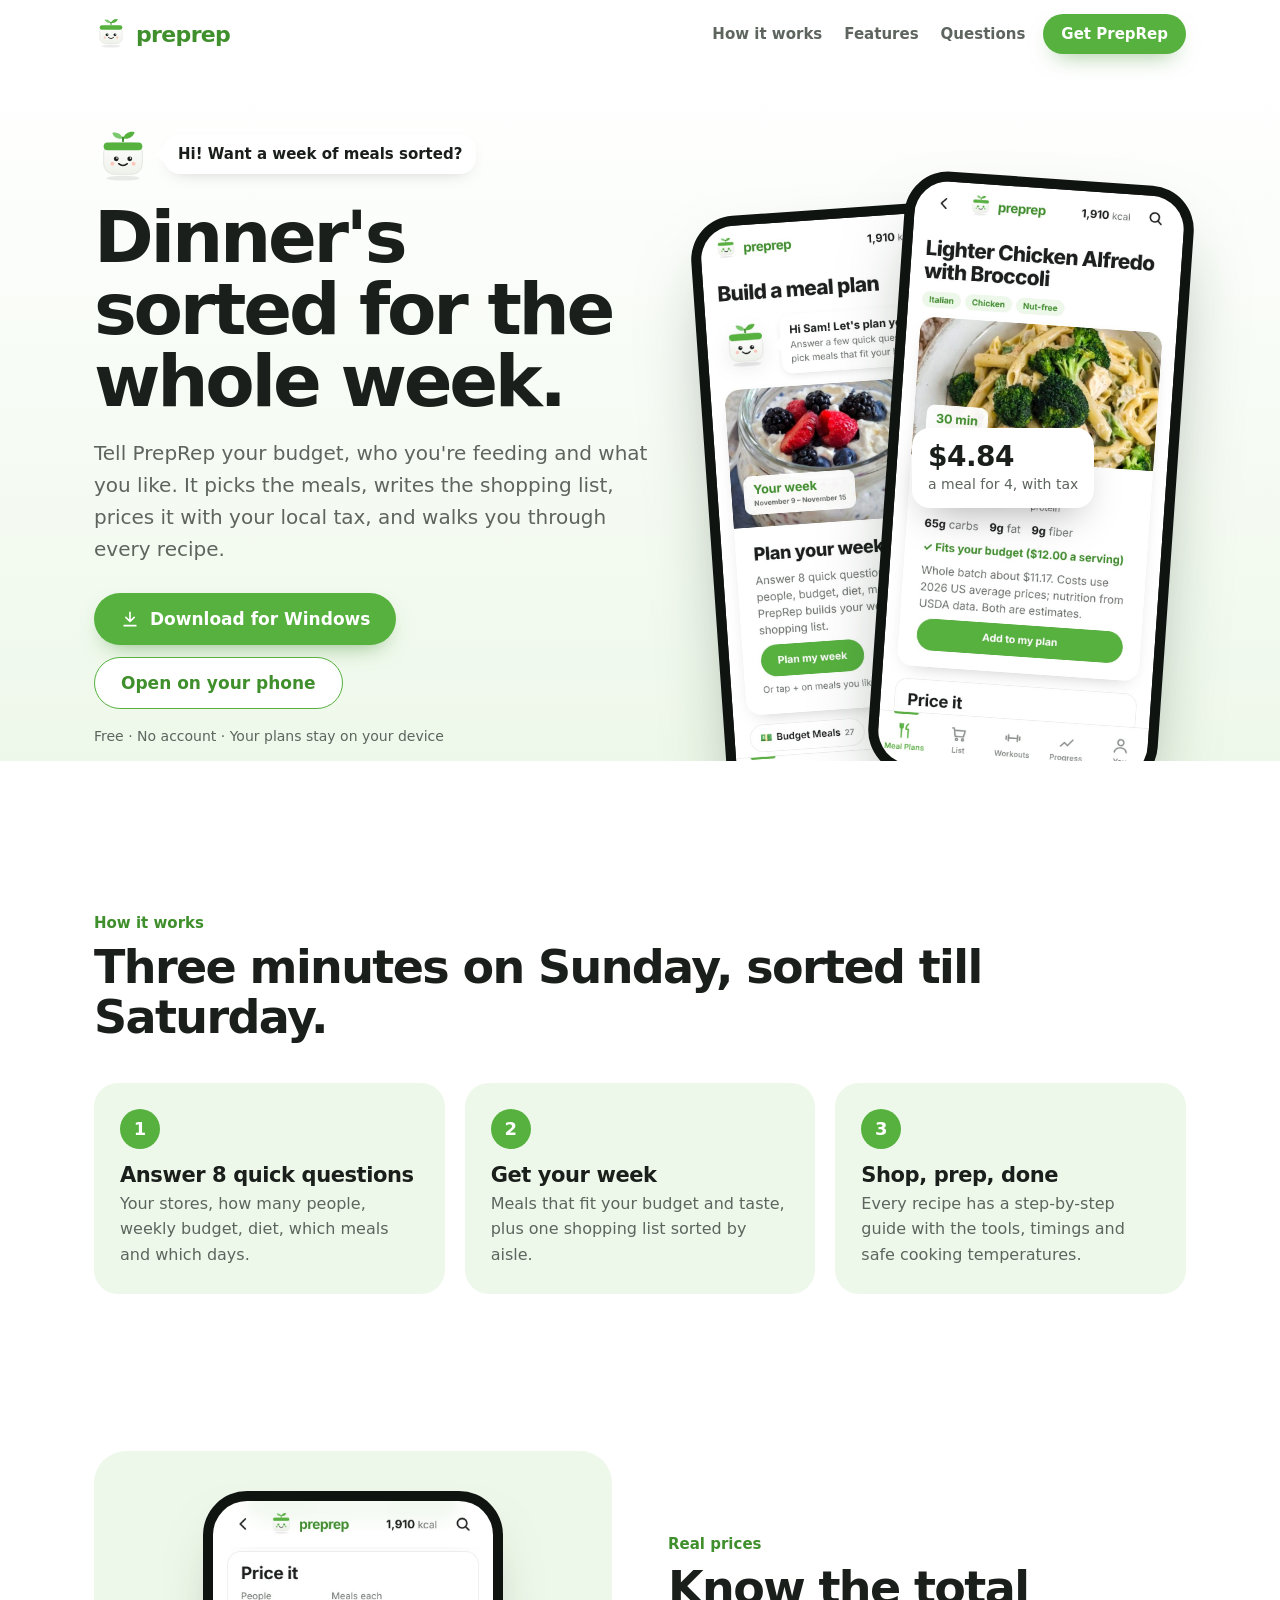
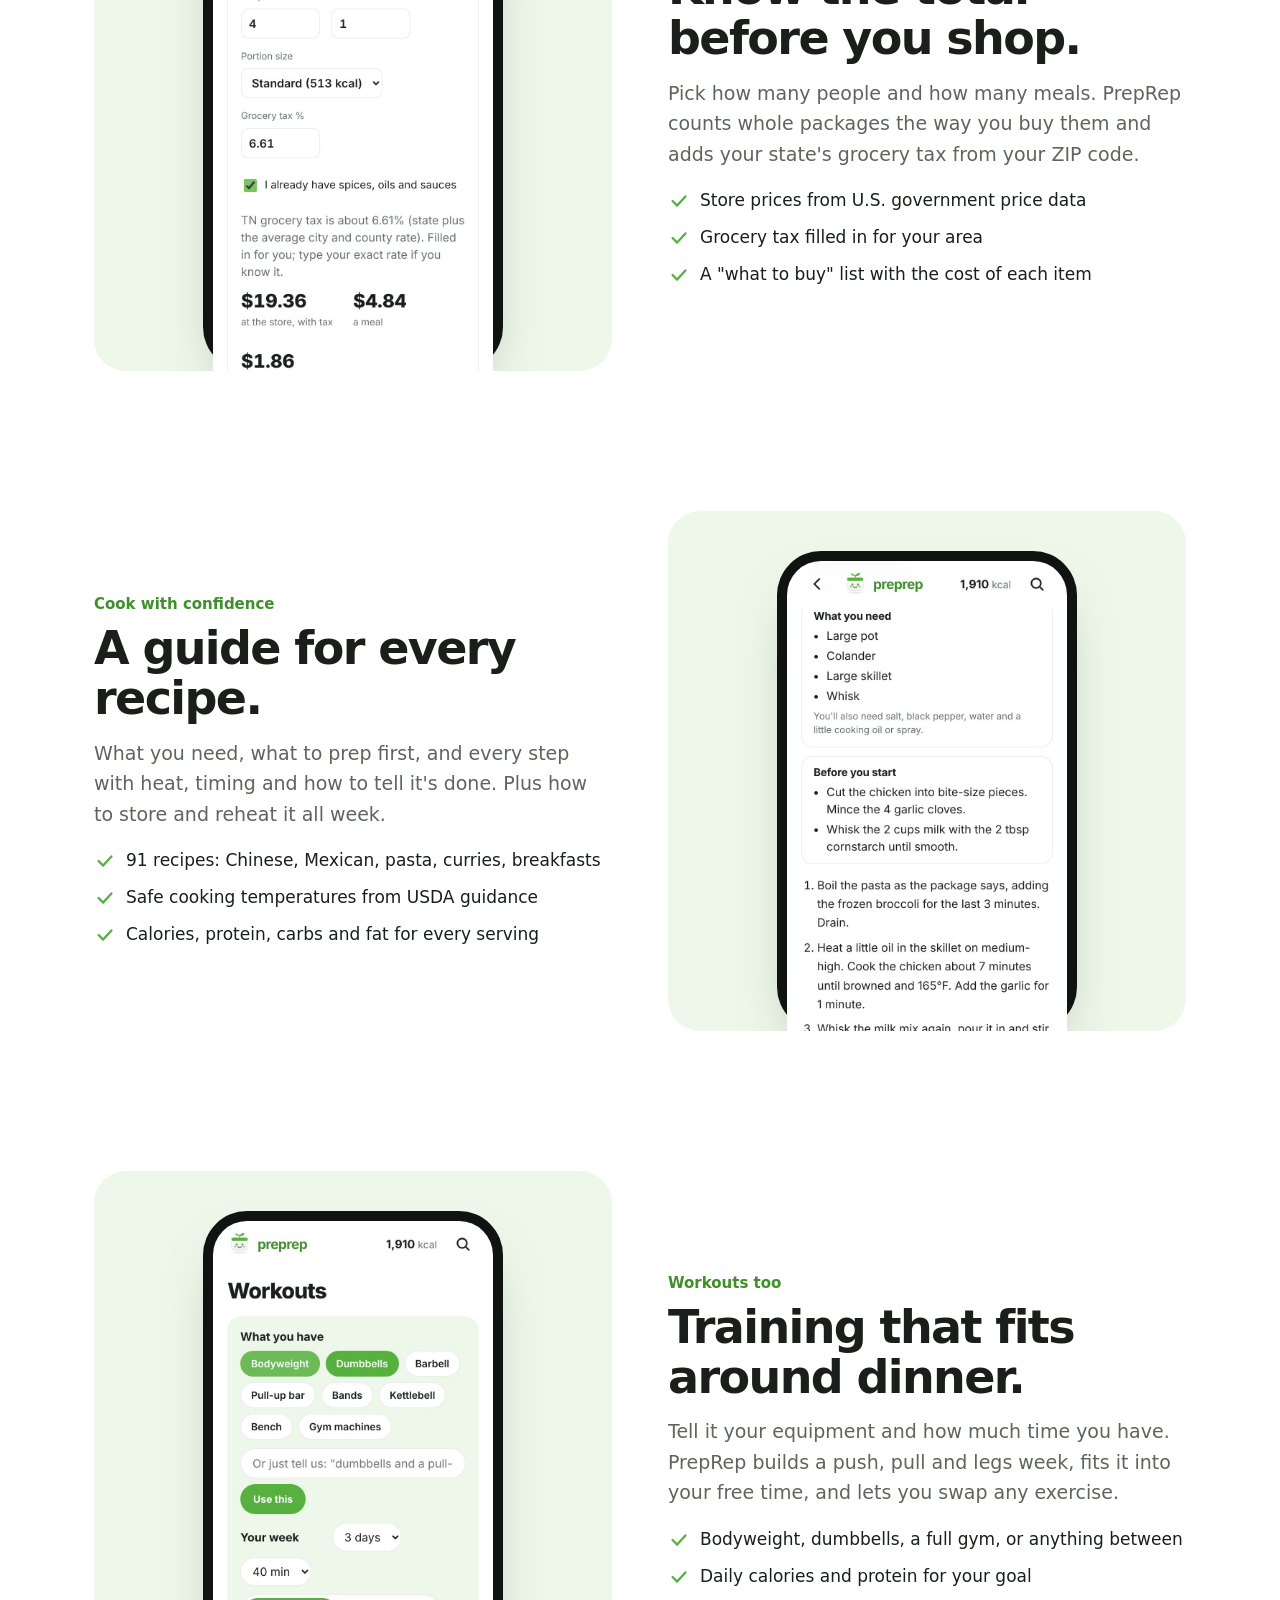
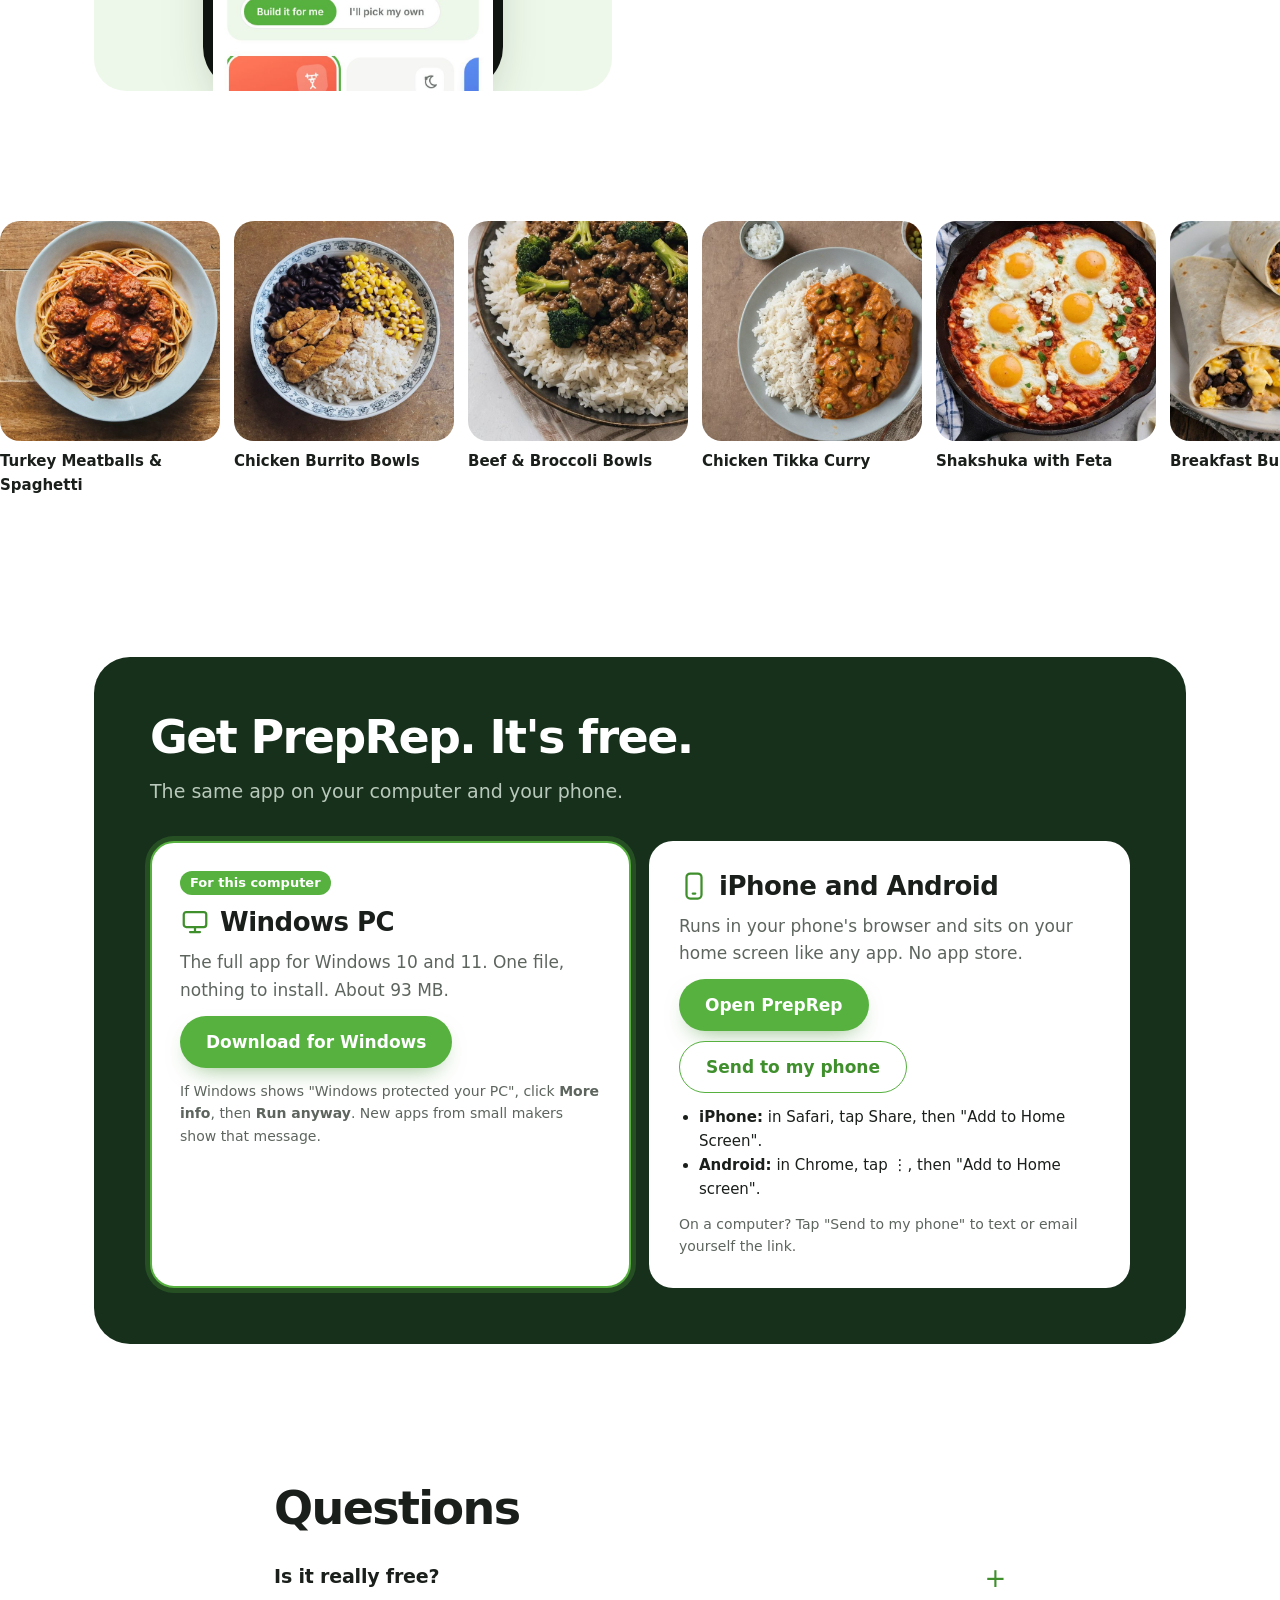
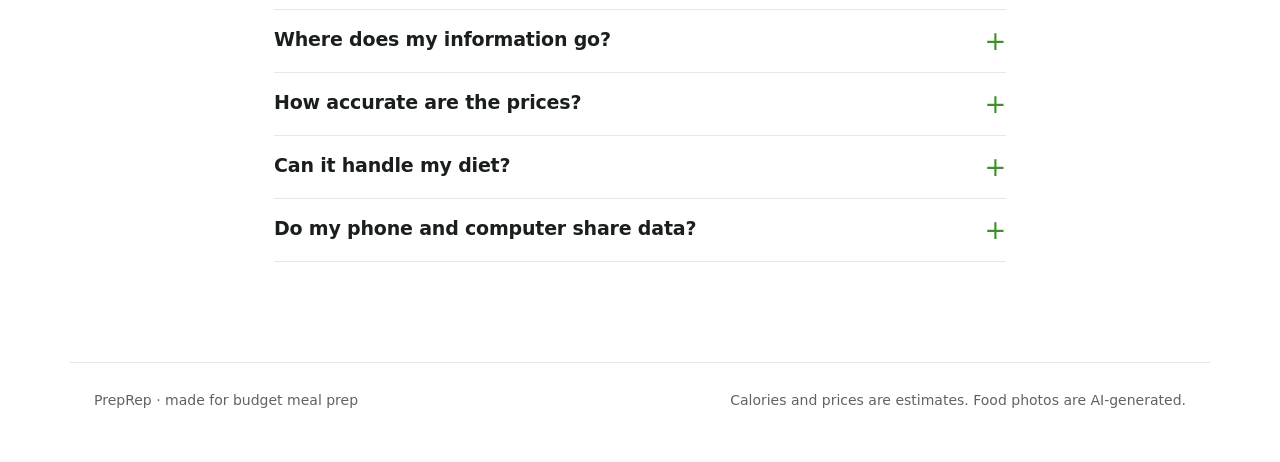
<file: download/index.html>
<!DOCTYPE html>
<html lang="en">
<head>
<meta charset="utf-8">
<meta name="viewport" content="width=device-width, initial-scale=1">
<title>PrepRep: a week of meal prep that fits your budget</title>
<meta name="description" content="PrepRep picks a week of healthy meal prep that fits your grocery budget, writes the shopping list, prices it with your local tax, and walks you through every recipe. Free for Windows, iPhone and Android.">
<meta name="theme-color" content="#56b13f">
<meta property="og:title" content="PrepRep: a week of meal prep that fits your budget">
<meta property="og:description" content="Meals, shopping list, real prices and workouts. Free for Windows and phones.">
<meta property="og:image" content="../photos/chicken_burrito_bowls.jpg">
<link rel="icon" href="../icons/icon-192.png">
<link rel="apple-touch-icon" href="../icons/icon-192.png">
<style>
  :root{--green:#56b13f;--green-dark:#3f8f2c;--pine:#16301b;--sage:#eef8ea;--ink:#1a1f1b;--dim:#5d655e;--line:#e5e8e3;--tomato:#ff7a59;
    --head:"Segoe UI Variable Display","Segoe UI",system-ui,-apple-system,"Helvetica Neue",sans-serif;
    --font:"Segoe UI Variable Text","Segoe UI",system-ui,-apple-system,"Helvetica Neue",sans-serif;--ease:cubic-bezier(.22,1,.36,1)}
  *{box-sizing:border-box}
  [hidden]{display:none!important}
  html{scroll-behavior:smooth}
  body{margin:0;background:#fff;color:var(--ink);font:17px/1.6 var(--font);-webkit-font-smoothing:antialiased}
  a{color:inherit}
  img{display:block;max-width:100%}
  .wrap{max-width:1140px;margin:0 auto;padding-left:24px;padding-right:24px}
  :focus-visible{outline:3px solid var(--green-dark);outline-offset:3px;border-radius:6px}

  /* top bar */
  .top{position:sticky;top:0;z-index:20;background:rgba(255,255,255,.88);backdrop-filter:saturate(1.4) blur(10px);border-bottom:1px solid transparent;transition:border-color .2s}
  .top.scrolled{border-color:var(--line)}
  .top .wrap{display:flex;align-items:center;gap:18px;height:68px}
  .logo{display:flex;align-items:center;gap:8px;font:800 22px var(--head);letter-spacing:-.03em;color:var(--green-dark);text-decoration:none}
  .logo .face{width:34px;height:34px;margin-top:-4px}.logo svg{width:100%;height:100%}
  .nav{display:flex;gap:22px;margin-left:auto;font-size:15px;font-weight:600}
  .nav a{text-decoration:none;color:var(--dim);transition:color .15s}.nav a:hover{color:var(--ink)}
  .btn{white-space:nowrap;display:inline-flex;align-items:center;justify-content:center;gap:10px;min-height:52px;padding:0 26px;border-radius:999px;background:var(--green);color:#fff;
       font:700 17px var(--font);text-decoration:none;border:0;cursor:pointer;transition:background .15s,transform .12s,box-shadow .2s;box-shadow:0 10px 24px -12px rgba(63,143,44,.7)}
  .btn:hover{background:var(--green-dark)}
  .btn:active{transform:translateY(1px)}
  .btn svg{width:20px;height:20px;fill:none;stroke:currentColor;stroke-width:2;stroke-linecap:round;stroke-linejoin:round}
  .btn.line{background:#fff;color:var(--green-dark);border:1.5px solid var(--green);box-shadow:none}
  .btn.line:hover{background:var(--sage)}
  .btn.small{min-height:40px;padding:0 18px;font-size:15px}

  /* hero */
  .hero{position:relative;overflow:hidden;background:linear-gradient(180deg,#fff 0%,var(--sage) 100%)}
  .hero .wrap{display:grid;grid-template-columns:1.05fr .95fr;gap:24px;align-items:center;padding-top:56px;padding-bottom:0}
  #how{padding-top:150px}
  .hello{display:flex;align-items:center;gap:12px;margin-bottom:18px}
  .hello .face{width:58px;height:58px;animation:bob 3.2s ease-in-out infinite}
  .hello .face svg{width:100%;height:100%}
  .say{background:#fff;border-radius:16px;padding:8px 14px;font-weight:600;font-size:15px;position:relative;box-shadow:0 6px 18px -10px rgba(0,0,0,.25)}
  .say::before{content:"";position:absolute;left:-6px;top:50%;width:12px;height:12px;background:#fff;transform:translateY(-50%) rotate(45deg)}
  @keyframes bob{50%{transform:translateY(-5px)}}
  h1{font:850 clamp(42px,6vw,72px)/1 var(--head);letter-spacing:-.045em;margin:0 0 20px}
  .lede{font-size:20px;color:var(--dim);max-width:31em;margin:0 0 28px}
  .ctas{display:flex;gap:12px;flex-wrap:wrap;align-items:center}
  .meta{margin-top:16px;font-size:14px;color:var(--dim)}
  .phones{position:relative;height:620px;margin-bottom:-90px}
  .phone{position:absolute;width:290px;border-radius:44px;padding:10px;background:#101411;box-shadow:0 40px 80px -30px rgba(22,48,27,.55)}
  .phone img{border-radius:34px;width:100%;height:auto}
  .phone.a{left:6%;top:30px;transform:rotate(-4deg)}
  .phone.b{right:2%;top:0;transform:rotate(4deg)}
  .sticker{position:absolute;z-index:3;left:46%;top:250px;background:#fff;border-radius:18px;padding:12px 16px;box-shadow:0 18px 40px -16px rgba(0,0,0,.35);font-size:14px;color:var(--dim)}
  .sticker b{display:block;font:800 28px var(--head);color:var(--ink);letter-spacing:-.02em}

  /* sections */
  section{padding:110px 0 30px}
  .kicker{color:var(--green-dark);font-weight:700;font-size:15px;margin:0 0 8px}
  h2{font:800 clamp(32px,4vw,46px)/1.08 var(--head);letter-spacing:-.035em;margin:0 0 14px}
  .sub{color:var(--dim);font-size:19px;max-width:36em;margin:0}

  /* how it works: a real sequence, so it's numbered */
  .how{display:grid;grid-template-columns:repeat(3,1fr);gap:20px;margin-top:40px;counter-reset:s}
  .how li{list-style:none;background:var(--sage);border-radius:24px;padding:26px;counter-increment:s}
  .how li::before{content:counter(s);display:grid;place-items:center;width:40px;height:40px;border-radius:50%;background:var(--green);color:#fff;font:800 18px var(--head);margin-bottom:14px}
  .how b{display:block;font:750 21px var(--head);letter-spacing:-.02em;margin-bottom:4px}
  .how p{margin:0;color:var(--dim);font-size:16px}
  .how{padding:0;margin-left:0}

  /* features: picture + words, alternating */
  .feat{display:grid;grid-template-columns:1fr 1fr;gap:56px;align-items:center;padding:70px 0}
  .feat.flip .shot{order:2}
  .shot{display:flex;justify-content:center;background:var(--sage);border-radius:32px;padding:40px 20px 0;overflow:hidden;height:520px}
  .shot .phone{position:relative;width:300px;transform:none;box-shadow:0 30px 60px -30px rgba(22,48,27,.5)}
  .feat ul{padding:0;margin:18px 0 0;list-style:none;display:grid;gap:10px}
  .feat li{display:flex;gap:10px;align-items:flex-start;font-size:17px}
  .feat li svg{flex:none;width:22px;height:22px;margin-top:3px;fill:none;stroke:var(--green);stroke-width:2.5;stroke-linecap:round;stroke-linejoin:round}

  /* food ribbon */
  .ribbon{display:flex;gap:14px;overflow-x:auto;padding:30px 24px 10px;scroll-snap-type:x mandatory;scrollbar-width:none}
  .ribbon::-webkit-scrollbar{display:none}
  .ribbon figure{margin:0;flex:none;width:220px;scroll-snap-align:start}
  .ribbon img{width:220px;height:220px;object-fit:cover;border-radius:20px;transition:transform .3s var(--ease)}
  .ribbon figure:hover img{transform:translateY(-4px)}
  .ribbon figcaption{font-weight:600;font-size:15px;margin-top:8px}

  /* get it */
  .get{background:var(--pine);color:#fff;border-radius:36px;padding:56px;margin-top:40px}
  .get h2{color:#fff}
  .get .sub{color:#b9c9bb}
  .cards{display:grid;grid-template-columns:1fr 1fr;gap:18px;margin-top:34px}
  .card{background:#fff;color:var(--ink);border-radius:24px;padding:28px;display:flex;flex-direction:column;gap:12px;border:2px solid transparent}
  .card.mine{border-color:var(--green);box-shadow:0 0 0 5px rgba(86,177,63,.25)}
  .card h3{font:800 26px var(--head);letter-spacing:-.02em;margin:0;display:flex;align-items:center;gap:10px}
  .card h3 svg{width:30px;height:30px;stroke:var(--green-dark);fill:none;stroke-width:1.8;stroke-linecap:round;stroke-linejoin:round}
  .card p{margin:0;color:var(--dim)}
  .tag{align-self:flex-start;background:var(--green);color:#fff;border-radius:999px;padding:2px 10px;font-size:13px;font-weight:700}
  .fine{font-size:14px;color:var(--dim)}
  .steps{margin:0;padding-left:20px;font-size:15px}
  .addr{font:600 14px ui-monospace,Consolas,monospace;background:#f3f5f2;border-radius:8px;padding:3px 7px;word-break:break-all}

  /* FAQ */
  .faq{max-width:780px}
  details{border-bottom:1px solid var(--line);padding:18px 0}
  summary{cursor:pointer;font:700 19px var(--head);letter-spacing:-.01em;list-style:none;display:flex;justify-content:space-between;gap:16px}
  summary::-webkit-details-marker{display:none}
  summary::after{content:"+";font-weight:400;font-size:26px;line-height:1;color:var(--green-dark);transition:transform .2s var(--ease)}
  details[open] summary::after{transform:rotate(45deg)}
  details p{margin:10px 0 0;color:var(--dim)}

  footer{padding:70px 0 50px;color:var(--dim);font-size:14px}
  footer .wrap{display:flex;justify-content:space-between;gap:20px;flex-wrap:wrap;border-top:1px solid var(--line);padding-top:26px}

  /* reveal on scroll, once */
  .reveal{opacity:0;transform:translateY(18px);transition:opacity .7s var(--ease),transform .7s var(--ease)}
  .reveal.in{opacity:1;transform:none}

  @media (max-width:900px){
    .nav{display:none}
    .hero .wrap{grid-template-columns:1fr;padding-top:34px}
    .phones{height:470px;margin-bottom:-60px}
    .phone{width:220px;border-radius:34px;padding:8px}.phone img{border-radius:27px}
    .phone.a{left:2%}.phone.b{right:2%}
    .sticker{left:50%;transform:translateX(-50%);top:auto;bottom:90px}
    section{padding-top:80px}
    .how{grid-template-columns:1fr}
    .feat,.feat.flip{grid-template-columns:1fr;gap:28px;padding:40px 0}
    .feat.flip .shot{order:0}
    .shot{height:440px}.shot .phone{width:250px}
    .get{padding:30px 20px;border-radius:28px}
    .cards{grid-template-columns:1fr}
    #how{padding-top:110px}
    .card .btn{align-self:stretch!important}
  }
  @media (prefers-reduced-motion:reduce){html{scroll-behavior:auto}.hello .face{animation:none}.reveal{opacity:1;transform:none;transition:none}.btn,.ribbon img{transition:none}}
</style>
</head>
<body>
<header class="top" id="top">
  <div class="wrap">
    <a class="logo" href="#"><span class="face" aria-hidden="true"><svg viewBox="0 0 120 120" aria-hidden="true"><defs><linearGradient id="mb" x1="0" y1="0" x2="0" y2="1"><stop offset="0" stop-color="#ffffff"/><stop offset="1" stop-color="#eef1ea"/></linearGradient></defs>
    <ellipse cx="60" cy="110" rx="34" ry="5" fill="#000" opacity=".08"/>
    <path d="M60 28c-4-10-14-14-22-12 2 9 10 14 22 12z" fill="#7bc96f"/><path d="M60 28c4-12 15-16 24-13-3 10-12 15-24 13z" fill="#56b13f"/><rect x="58" y="24" width="4" height="12" rx="2" fill="#3f8f2c"/>
    <rect x="20" y="36" width="80" height="66" rx="22" fill="url(#mb)" stroke="#e3e7df" stroke-width="2"/>
    <rect x="20" y="36" width="80" height="16" rx="8" fill="#56b13f"/>
    <circle cx="46" cy="70" r="5" fill="#1c1f1d"/><circle cx="74" cy="70" r="5" fill="#1c1f1d"/><circle cx="47.5" cy="68.5" r="1.6" fill="#fff"/><circle cx="75.5" cy="68.5" r="1.6" fill="#fff"/>
    <path d="M51 80q9 8 18 0" fill="none" stroke="#1c1f1d" stroke-width="3" stroke-linecap="round"/>
    <circle cx="38" cy="80" r="4" fill="#ffb4a2" opacity=".7"/><circle cx="82" cy="80" r="4" fill="#ffb4a2" opacity=".7"/></svg></span>preprep</a>
    <nav class="nav" aria-label="Page"><a href="#how">How it works</a><a href="#features">Features</a><a href="#faq">Questions</a></nav>
    <a class="btn small" href="#get">Get PrepRep</a>
  </div>
</header>

<div class="hero">
  <div class="wrap">
    <div>
      <div class="hello"><div class="face" aria-hidden="true"><svg viewBox="0 0 120 120" aria-hidden="true"><defs><linearGradient id="mb" x1="0" y1="0" x2="0" y2="1"><stop offset="0" stop-color="#ffffff"/><stop offset="1" stop-color="#eef1ea"/></linearGradient></defs>
    <ellipse cx="60" cy="110" rx="34" ry="5" fill="#000" opacity=".08"/>
    <path d="M60 28c-4-10-14-14-22-12 2 9 10 14 22 12z" fill="#7bc96f"/><path d="M60 28c4-12 15-16 24-13-3 10-12 15-24 13z" fill="#56b13f"/><rect x="58" y="24" width="4" height="12" rx="2" fill="#3f8f2c"/>
    <rect x="20" y="36" width="80" height="66" rx="22" fill="url(#mb)" stroke="#e3e7df" stroke-width="2"/>
    <rect x="20" y="36" width="80" height="16" rx="8" fill="#56b13f"/>
    <circle cx="46" cy="70" r="5" fill="#1c1f1d"/><circle cx="74" cy="70" r="5" fill="#1c1f1d"/><circle cx="47.5" cy="68.5" r="1.6" fill="#fff"/><circle cx="75.5" cy="68.5" r="1.6" fill="#fff"/>
    <path d="M51 80q9 8 18 0" fill="none" stroke="#1c1f1d" stroke-width="3" stroke-linecap="round"/>
    <circle cx="38" cy="80" r="4" fill="#ffb4a2" opacity=".7"/><circle cx="82" cy="80" r="4" fill="#ffb4a2" opacity=".7"/></svg></div><div class="say">Hi! Want a week of meals sorted?</div></div>
      <h1>Dinner's sorted for the whole week.</h1>
      <p class="lede">Tell PrepRep your budget, who you're feeding and what you like. It picks the meals, writes the shopping list, prices it with your local tax, and walks you through every recipe.</p>
      <div class="ctas">
        <a class="btn" id="cta-main" href="PrepRep.exe"><svg viewBox="0 0 24 24" aria-hidden="true"><path d="M12 4v11M7 10l5 5 5-5M5 20h14"/></svg><span>Download for Windows</span></a>
        <a class="btn line" id="cta-alt" href="../">Open on your phone</a>
      </div>
      <p class="meta">Free · No account · Your plans stay on your device</p>
    </div>
    <div class="phones" aria-hidden="true">
      <div class="phone a"><img src="shots/home.jpg" alt="" width="390" height="844"></div>
      <div class="phone b"><img src="shots/recipe.jpg" alt="" width="390" height="844"></div>
      <div class="sticker"><b>$4.84</b>a meal for 4, with tax</div>
    </div>
  </div>
</div>

<main>
  <section id="how" class="wrap">
    <p class="kicker reveal">How it works</p>
    <h2 class="reveal">Three minutes on Sunday, sorted till Saturday.</h2>
    <ol class="how">
      <li class="reveal"><b>Answer 8 quick questions</b><p>Your stores, how many people, weekly budget, diet, which meals and which days.</p></li>
      <li class="reveal"><b>Get your week</b><p>Meals that fit your budget and taste, plus one shopping list sorted by aisle.</p></li>
      <li class="reveal"><b>Shop, prep, done</b><p>Every recipe has a step-by-step guide with the tools, timings and safe cooking temperatures.</p></li>
    </ol>
  </section>

  <section id="features" class="wrap" style="padding-top:40px">
    <div class="feat">
      <div class="shot reveal"><div class="phone"><img src="shots/price.jpg" alt="PrepRep's Price it screen: 4 people, Tennessee tax filled in, $19.36 at the store" loading="lazy" width="390" height="844"></div></div>
      <div class="reveal">
        <p class="kicker">Real prices</p>
        <h2>Know the total before you shop.</h2>
        <p class="sub">Pick how many people and how many meals. PrepRep counts whole packages the way you buy them and adds your state's grocery tax from your ZIP code.</p>
        <ul>
          <li><svg viewBox="0 0 24 24"><path d="M5 12l5 5 9-10"/></svg>Store prices from U.S. government price data</li>
          <li><svg viewBox="0 0 24 24"><path d="M5 12l5 5 9-10"/></svg>Grocery tax filled in for your area</li>
          <li><svg viewBox="0 0 24 24"><path d="M5 12l5 5 9-10"/></svg>A "what to buy" list with the cost of each item</li>
        </ul>
      </div>
    </div>
    <div class="feat flip">
      <div class="shot reveal"><div class="phone"><img src="shots/guide.jpg" alt="A step-by-step recipe guide in PrepRep" loading="lazy" width="390" height="844"></div></div>
      <div class="reveal">
        <p class="kicker">Cook with confidence</p>
        <h2>A guide for every recipe.</h2>
        <p class="sub">What you need, what to prep first, and every step with heat, timing and how to tell it's done. Plus how to store and reheat it all week.</p>
        <ul>
          <li><svg viewBox="0 0 24 24"><path d="M5 12l5 5 9-10"/></svg>91 recipes: Chinese, Mexican, pasta, curries, breakfasts</li>
          <li><svg viewBox="0 0 24 24"><path d="M5 12l5 5 9-10"/></svg>Safe cooking temperatures from USDA guidance</li>
          <li><svg viewBox="0 0 24 24"><path d="M5 12l5 5 9-10"/></svg>Calories, protein, carbs and fat for every serving</li>
        </ul>
      </div>
    </div>
    <div class="feat">
      <div class="shot reveal"><div class="phone"><img src="shots/workout.jpg" alt="PrepRep's Workouts screen with Push, Pull and Legs days" loading="lazy" width="390" height="844"></div></div>
      <div class="reveal">
        <p class="kicker">Workouts too</p>
        <h2>Training that fits around dinner.</h2>
        <p class="sub">Tell it your equipment and how much time you have. PrepRep builds a push, pull and legs week, fits it into your free time, and lets you swap any exercise.</p>
        <ul>
          <li><svg viewBox="0 0 24 24"><path d="M5 12l5 5 9-10"/></svg>Bodyweight, dumbbells, a full gym, or anything between</li>
          <li><svg viewBox="0 0 24 24"><path d="M5 12l5 5 9-10"/></svg>Daily calories and protein for your goal</li>
        </ul>
      </div>
    </div>
  </section>

  <div aria-label="Some of the meals" class="ribbon" id="ribbon"></div>

  <section id="get" class="wrap">
    <div class="get reveal">
      <h2>Get PrepRep. It's free.</h2>
      <p class="sub">The same app on your computer and your phone.</p>
      <div class="cards" id="cards">
        <article class="card" id="pc">
          <span class="tag" hidden>For this computer</span>
          <h3><svg viewBox="0 0 24 24" aria-hidden="true"><rect x="3" y="4" width="18" height="12" rx="2"/><path d="M8 20h8M12 16v4"/></svg>Windows PC</h3>
          <p>The full app for Windows 10 and 11. One file, nothing to install. About 93 MB.</p>
          <a class="btn" href="PrepRep.exe" style="align-self:flex-start">Download for Windows</a>
          <p class="fine">If Windows shows "Windows protected your PC", click <b>More info</b>, then <b>Run anyway</b>. New apps from small makers show that message.</p>
        </article>
        <article class="card" id="phone">
          <span class="tag" hidden>For this phone</span>
          <h3><svg viewBox="0 0 24 24" aria-hidden="true"><rect x="6" y="2" width="12" height="20" rx="3"/><path d="M11 18h2"/></svg>iPhone and Android</h3>
          <p>Runs in your phone's browser and sits on your home screen like any app. No app store.</p>
          <div style="display:flex;gap:10px;flex-wrap:wrap">
            <a class="btn" href="../">Open PrepRep</a>
            <button class="btn line" id="share" type="button" hidden>Send to my phone</button>
          </div>
          <ul class="steps">
            <li><b>iPhone:</b> in Safari, tap Share, then "Add to Home Screen".</li>
            <li><b>Android:</b> in Chrome, tap ⋮, then "Add to Home screen".</li>
          </ul>
          <p class="fine" id="onpc">On a computer? Tap "Send to my phone" to text or email yourself the link.</p>
        </article>
      </div>
    </div>
  </section>

  <section id="faq" class="wrap faq">
    <h2 class="reveal">Questions</h2>
    <details><summary>Is it really free?</summary><p>Yes. No account, no subscription and no ads.</p></details>
    <details><summary>Where does my information go?</summary><p>Nowhere. Your profile, plans and weigh-ins are saved on your own computer or phone.</p></details>
    <details><summary>How accurate are the prices?</summary><p>They're U.S. averages for store-brand groceries, from Bureau of Labor Statistics price data where it exists. Your store may be a little higher or lower, so you can type your own prices in the app.</p></details>
    <details><summary>Can it handle my diet?</summary><p>Yes. Pick vegetarian, vegan, pescatarian, gluten-free, dairy-free, nut-free, no pork, no red meat or no seafood, and PrepRep only plans meals that fit.</p></details>
    <details><summary>Do my phone and computer share data?</summary><p>Not yet. Each keeps its own plan on that device.</p></details>
  </section>
</main>

<footer><div class="wrap"><span>PrepRep · made for budget meal prep</span><span>Calories and prices are estimates. Food photos are AI-generated.</span></div></footer>

<script>
  "use strict";
  const DL = "PrepRep.exe", APP = "../";
  const phone = /Android|iPhone|iPad|iPod/i.test(navigator.userAgent);

  // Lead with the visitor's own device.
  const mine = document.getElementById(phone ? "phone" : "pc");
  mine.classList.add("mine"); mine.querySelector(".tag").hidden = false;
  if (phone) {
    document.getElementById("cards").prepend(mine);
    document.getElementById("onpc").hidden = true;
    const main = document.getElementById("cta-main"), alt = document.getElementById("cta-alt");
    main.href = APP; main.querySelector("span").textContent = "Open PrepRep"; main.querySelector("svg").remove();
    alt.href = DL; alt.textContent = "Get it for Windows";
  } else {
    const share = document.getElementById("share"), url = new URL("../", location.href).href;
    share.hidden = false;
    share.addEventListener("click", async () => {
      try { if (navigator.share) await navigator.share({title: "PrepRep", url}); else { await navigator.clipboard.writeText(url); share.textContent = "Link copied"; } }
      catch (e) { /* closed the share sheet */ }
    });
  }

  // Food ribbon: real PrepRep dishes (built with createElement, names are our own data).
  const DISHES = [["turkey_meatballs_spaghetti", "Turkey Meatballs & Spaghetti"], ["chicken_burrito_bowls", "Chicken Burrito Bowls"], ["beef_broccoli", "Beef & Broccoli Bowls"],
    ["chicken_tikka_curry", "Chicken Tikka Curry"], ["shakshuka", "Shakshuka with Feta"], ["breakfast_burritos", "Breakfast Burritos"], ["chicken_fajitas", "Sheet-Pan Fajitas"],
    ["salmon_rice_broccoli", "Soy-Honey Salmon"], ["chicken_alfredo", "Lighter Chicken Alfredo"], ["shrimp_tacos", "Shrimp Tacos"], ["butter_chicken", "Butter Chicken"], ["pb_banana_baked_oats", "PB Banana Baked Oats"]];
  const rib = document.getElementById("ribbon");
  DISHES.forEach(([id, name]) => {
    const f = document.createElement("figure"), i = document.createElement("img"), c = document.createElement("figcaption");
    i.src = "../photos/" + id + ".jpg"; i.alt = name; i.loading = "lazy"; i.width = 220; i.height = 220;
    i.onerror = () => f.remove(); c.textContent = name; f.append(i, c); rib.append(f);
  });

  // Sticky bar gets a line once you scroll; sections fade up once as they come into view.
  const bar = document.getElementById("top");
  addEventListener("scroll", () => bar.classList.toggle("scrolled", scrollY > 8), {passive: true});
  if ("IntersectionObserver" in window && !matchMedia("(prefers-reduced-motion: reduce)").matches) {
    const io = new IntersectionObserver(es => es.forEach(e => { if (e.isIntersecting) { e.target.classList.add("in"); io.unobserve(e.target); } }), {threshold: .15});
    document.querySelectorAll(".reveal").forEach(el => io.observe(el));
  } else document.querySelectorAll(".reveal").forEach(el => el.classList.add("in"));
</script>
</body>
</html>
</file>
